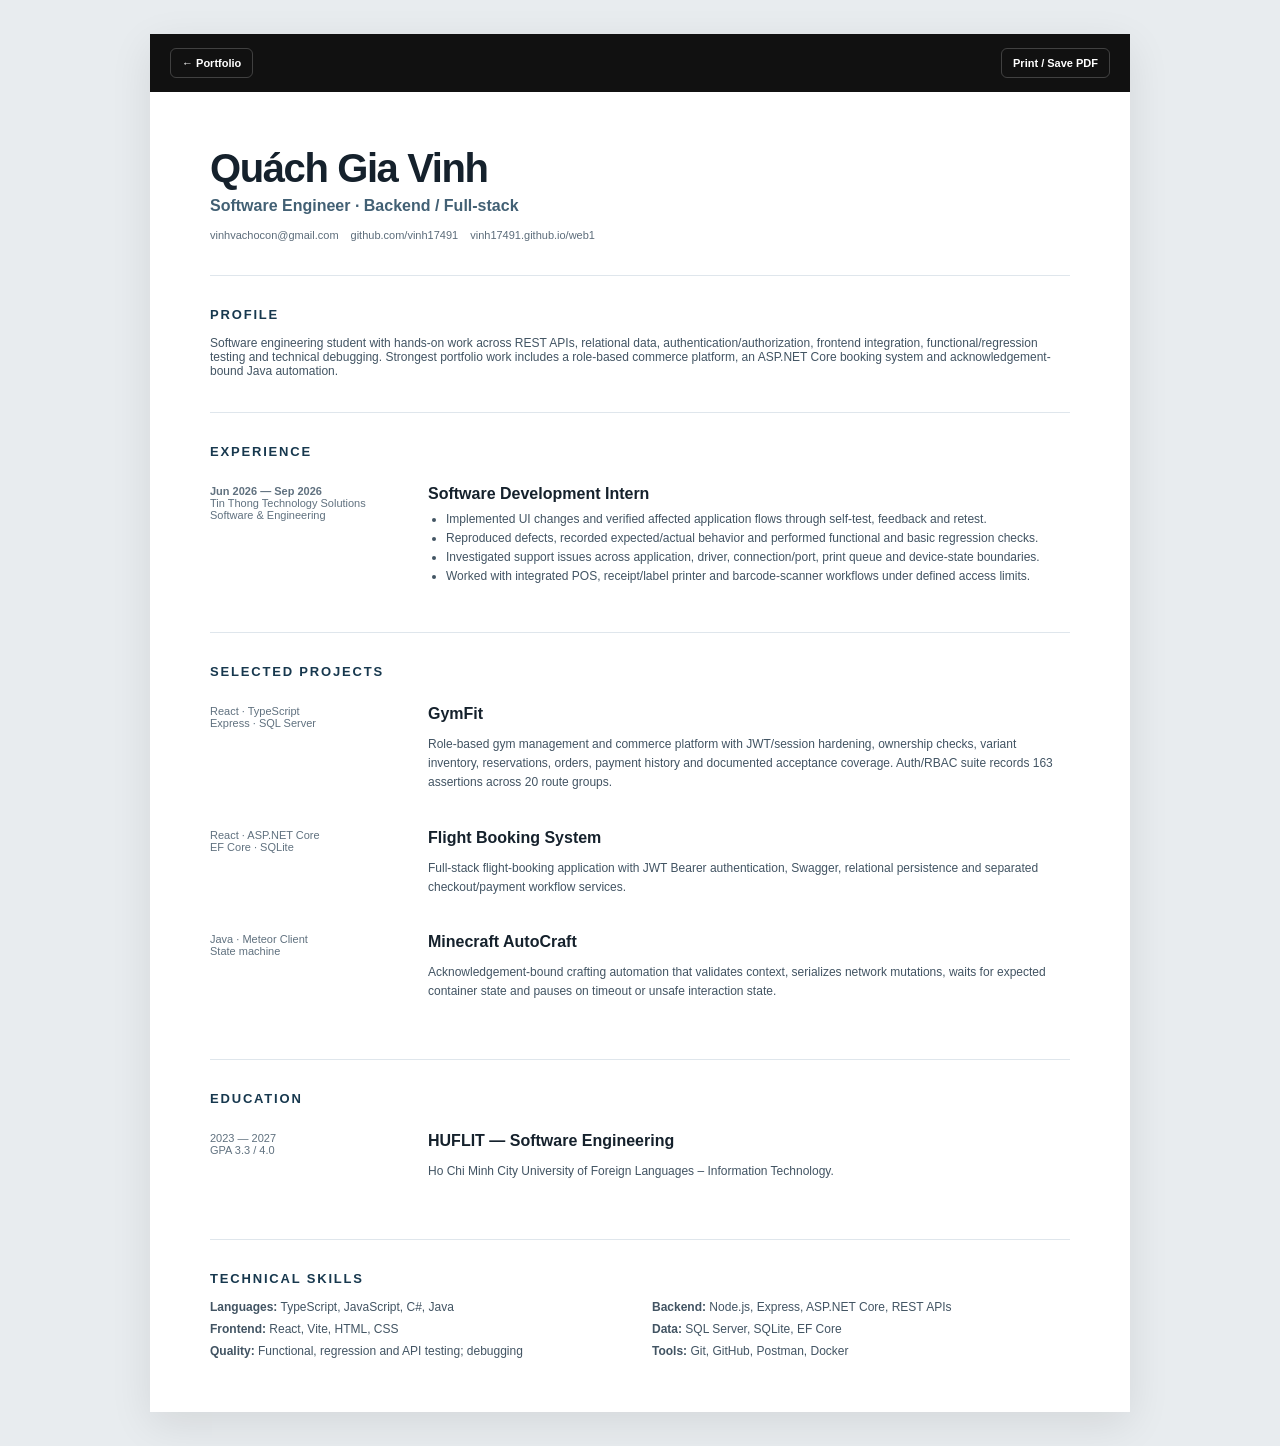
<file: resume.html>
<!doctype html>
<html lang="en">
<head>
  <meta charset="utf-8"><meta name="viewport" content="width=device-width, initial-scale=1">
  <title>Resume | Quách Gia Vinh</title>
  <meta name="description" content="Resume of Quách Gia Vinh, software engineering student and backend-focused software developer.">
  <meta name="robots" content="index,follow"><link rel="canonical" href="https://vinh17491.github.io/web1/resume.html">
  <link rel="stylesheet" href="styles.css">
</head>
<body class="resume-page">
  <div class="resume-wrap">
    <div class="resume-toolbar"><a href="index.html">← Portfolio</a><button type="button" data-print-resume>Print / Save PDF</button></div>
    <main class="resume-sheet">
      <header>
        <h1 class="resume-name">Quách Gia Vinh</h1>
        <p class="resume-role">Software Engineer · Backend / Full-stack</p>
        <div class="resume-contact">
          <a href="mailto:vinhvachocon@gmail.com">vinhvachocon@gmail.com</a>
          <a href="https://github.com/vinh17491" target="_blank" rel="noreferrer">github.com/vinh17491</a>
          <a href="https://vinh17491.github.io/web1/">vinh17491.github.io/web1</a>
        </div>
      </header>

      <section class="resume-section">
        <h2>Profile</h2>
        <p style="font-size:12px;color:#425463">Software engineering student with hands-on work across REST APIs, relational data, authentication/authorization, frontend integration, functional/regression testing and technical debugging. Strongest portfolio work includes a role-based commerce platform, an ASP.NET Core booking system and acknowledgement-bound Java automation.</p>
      </section>

      <section class="resume-section">
        <h2>Experience</h2>
        <article class="resume-item">
          <div class="meta"><strong>Jun 2026 — Sep 2026</strong><br>Tin Thong Technology Solutions<br>Software & Engineering</div>
          <div><h3>Software Development Intern</h3>
            <ul>
              <li>Implemented UI changes and verified affected application flows through self-test, feedback and retest.</li>
              <li>Reproduced defects, recorded expected/actual behavior and performed functional and basic regression checks.</li>
              <li>Investigated support issues across application, driver, connection/port, print queue and device-state boundaries.</li>
              <li>Worked with integrated POS, receipt/label printer and barcode-scanner workflows under defined access limits.</li>
            </ul>
          </div>
        </article>
      </section>

      <section class="resume-section">
        <h2>Selected Projects</h2>
        <article class="resume-item">
          <div class="meta">React · TypeScript<br>Express · SQL Server</div>
          <div><h3>GymFit</h3><p>Role-based gym management and commerce platform with JWT/session hardening, ownership checks, variant inventory, reservations, orders, payment history and documented acceptance coverage. Auth/RBAC suite records 163 assertions across 20 route groups.</p></div>
        </article>
        <article class="resume-item">
          <div class="meta">React · ASP.NET Core<br>EF Core · SQLite</div>
          <div><h3>Flight Booking System</h3><p>Full-stack flight-booking application with JWT Bearer authentication, Swagger, relational persistence and separated checkout/payment workflow services.</p></div>
        </article>
        <article class="resume-item">
          <div class="meta">Java · Meteor Client<br>State machine</div>
          <div><h3>Minecraft AutoCraft</h3><p>Acknowledgement-bound crafting automation that validates context, serializes network mutations, waits for expected container state and pauses on timeout or unsafe interaction state.</p></div>
        </article>
      </section>

      <section class="resume-section">
        <h2>Education</h2>
        <article class="resume-item">
          <div class="meta">2023 — 2027<br>GPA 3.3 / 4.0</div>
          <div><h3>HUFLIT — Software Engineering</h3><p>Ho Chi Minh City University of Foreign Languages – Information Technology.</p></div>
        </article>
      </section>

      <section class="resume-section">
        <h2>Technical Skills</h2>
        <div class="resume-skills">
          <p><strong>Languages:</strong> TypeScript, JavaScript, C#, Java</p>
          <p><strong>Backend:</strong> Node.js, Express, ASP.NET Core, REST APIs</p>
          <p><strong>Frontend:</strong> React, Vite, HTML, CSS</p>
          <p><strong>Data:</strong> SQL Server, SQLite, EF Core</p>
          <p><strong>Quality:</strong> Functional, regression and API testing; debugging</p>
          <p><strong>Tools:</strong> Git, GitHub, Postman, Docker</p>
        </div>
      </section>
    </main>
  </div>
  <script src="script.js"></script>
</body>
</html>
</file>
<file: styles.css>
:root{
  --black:#181818;
  --black2:#0f100e;
  --paper:#ecebea;
  --paper2:#f5f3ef;
  --ink:#181818;
  --white:#f7f7f2;
  --green:#516947;
  --lime:#bfd6a5;
  --line-dark:rgba(255,255,255,.18);
  --line-light:rgba(24,24,24,.18);
  --pad:clamp(18px,3vw,56px);
  --radius:18px;
}
*{box-sizing:border-box}
html{scroll-behavior:smooth}
body{margin:0;font-family:Arial,Helvetica,sans-serif;background:var(--black);color:var(--white);overflow-x:hidden}
a{color:inherit;text-decoration:none}
img,video{display:block;max-width:100%}
button{font:inherit}
::selection{background:var(--lime);color:var(--ink)}
.skip-link{position:fixed;left:12px;top:12px;z-index:9999;transform:translateY(-160%);background:white;color:black;padding:10px 14px;border-radius:8px;font-weight:800}
.skip-link:focus{transform:none}
.page-wipe{position:fixed;inset:0;z-index:998;background:var(--paper);transform:translateY(100%);pointer-events:none}
.page-wipe.is-leaving{animation:pageWipe .62s cubic-bezier(.76,0,.24,1) forwards}
@keyframes pageWipe{to{transform:translateY(0)}}

/* Cursor */
.site-cursor{position:fixed;left:0;top:0;width:66px;height:66px;margin:-33px 0 0 -33px;border-radius:50%;background:#fff;color:#111;z-index:999;pointer-events:none;display:grid;place-items:center;transform:translate3d(-100px,-100px,0) scale(.13);transition:transform .15s ease-out,background .2s,color .2s}
.site-cursor span{font-size:8px;font-weight:900;letter-spacing:.08em}
.site-cursor.active{transform:translate3d(var(--cx,-100px),var(--cy,-100px),0) scale(1)}

/* Header */
.play-header{position:fixed;top:0;left:0;right:0;height:80px;padding:0 var(--pad);z-index:100;display:grid;grid-template-columns:1fr auto;align-items:center;color:white;mix-blend-mode:difference}
.play-logo{width:max-content;display:flex;flex-direction:column;line-height:.82;font-size:17px;letter-spacing:-.055em}
.play-logo b{font-weight:900}.play-logo em{font-family:Georgia,serif;font-size:19px}
.play-nav{display:flex;gap:28px;font-size:11px;font-weight:800;text-transform:uppercase}
.play-menu{display:none;color:inherit;background:none;border:0;font-weight:800;text-transform:uppercase}

/* Floating hero */
.floating-hero{position:relative;height:100svh;min-height:720px;overflow:hidden;background:#1c1c1c;perspective:1400px}
.contour-map{position:absolute;inset:0;opacity:.17;background-image:url("data:image/svg+xml,%3Csvg xmlns='http://www.w3.org/2000/svg' width='420' height='260' viewBox='0 0 420 260'%3E%3Cg fill='none' stroke='%23ffffff' stroke-width='1'%3E%3Cpath d='M-10 57C33 31 59 72 96 47s73-14 101 10 64 23 92-6 79-13 141 14'/%3E%3Cpath d='M-22 105c49-28 91 24 132-9s63-7 95 22 73 21 109-11 70-10 126 23'/%3E%3Cpath d='M-17 166c39-37 88 7 126-23s74-13 105 17 69 36 112 0 77-21 113 7'/%3E%3Cpath d='M8 227c27-36 65-6 97-28s73-15 111 11 77 26 111-5 72-22 111 10'/%3E%3C/g%3E%3C/svg%3E");background-size:420px 260px}
.hero-heat{position:absolute;border-radius:50%;filter:blur(22px);opacity:.78;mix-blend-mode:screen}
.heat-a{width:280px;height:180px;background:#ff3d00;left:56%;top:10%;box-shadow:0 0 30px #00d9ff}
.heat-b{width:220px;height:150px;background:#ff3d00;left:66%;top:13%;box-shadow:0 0 30px #00d9ff}
.hero-word{position:absolute;top:-4.5vw;left:50%;transform:translateX(-50%);font-size:clamp(110px,18vw,320px);font-weight:900;letter-spacing:-.08em;line-height:.75;white-space:nowrap}
.hero-caption{position:absolute;left:var(--pad);bottom:28px;z-index:12;font-size:9px;font-weight:800;letter-spacing:.08em;text-transform:uppercase}
.hero-caption p{margin:8px 0 0;color:rgba(255,255,255,.55);font-weight:500;text-transform:none;letter-spacing:0}
.project-orbit{position:absolute;inset:80px 3vw 55px;transform-style:preserve-3d}
.orbit-card{position:absolute;overflow:hidden;background:#333;box-shadow:0 25px 70px rgba(0,0,0,.35);transform-style:preserve-3d;transition:filter .25s ease,box-shadow .25s ease;animation:floatCard 7s ease-in-out infinite alternate;will-change:transform}
.orbit-card img{width:100%;height:100%;object-fit:cover;transition:transform .5s ease,filter .4s ease}
.orbit-card::after{content:"";position:absolute;inset:0;background:linear-gradient(180deg,transparent 45%,rgba(0,0,0,.68))}
.orbit-card:hover{z-index:30!important;box-shadow:0 36px 100px rgba(0,0,0,.55)}
.orbit-card:hover img{transform:scale(1.05);filter:saturate(1.12)}
.orbit-gym{left:22%;top:3%;width:min(27vw,430px);height:min(46vw,610px);transform:translate3d(var(--px,0),var(--py,0),140px) rotate(-5deg)}
.orbit-flight{left:49%;top:34%;width:min(32vw,520px);height:min(23vw,360px);transform:translate3d(var(--px,0),var(--py,0),230px) rotate(5deg);animation-delay:-2s}
.orbit-minecraft{left:67%;top:8%;width:min(23vw,350px);height:min(39vw,500px);transform:translate3d(var(--px,0),var(--py,0),70px) rotate(11deg);animation-delay:-4s}
.orbit-minecraft img{object-fit:cover;background:#12200f}
@keyframes floatCard{0%{margin-top:-8px}100%{margin-top:10px}}
.orbit-index{position:absolute;top:12px;left:14px;z-index:3;font-size:9px;font-weight:900}
.orbit-label{position:absolute;left:16px;right:16px;bottom:14px;z-index:3;display:flex;justify-content:space-between;align-items:end;gap:12px}
.orbit-label b{font-size:clamp(18px,2.3vw,34px);letter-spacing:-.04em}.orbit-label small{font-size:8px;text-transform:uppercase;text-align:right}
.scroll-cue{position:absolute;right:var(--pad);bottom:24px;z-index:20;display:flex;gap:35px;align-items:center;font-size:10px;text-transform:uppercase;font-weight:800}.scroll-cue i{font-style:normal;font-size:24px}

/* Light section base */
.light-section{background:var(--paper);color:var(--ink)}
.eyebrow{font-size:10px;font-weight:900;letter-spacing:.08em;text-transform:uppercase}

/* Intro */
.intro-section{min-height:96svh;padding:110px var(--pad) 80px;display:grid;grid-template-columns:.25fr 1.2fr .45fr;gap:40px;align-items:start}
.intro-section>.eyebrow{grid-column:1}
.intro-section h1{grid-column:2;margin:0;font-size:clamp(58px,8vw,136px);line-height:.9;letter-spacing:-.072em;font-weight:900;text-transform:uppercase}
.intro-section h1 em{font-family:Georgia,serif;font-weight:400;text-transform:none}
.intro-note{grid-column:3;align-self:end;border-top:1px solid var(--line-light);padding-top:12px}.intro-note span{font-size:9px;font-weight:900}.intro-note p{font-size:14px;line-height:1.5}

/* Impressive */
.impressive-section{position:relative;padding:0 var(--pad) 80px;min-height:100svh;overflow:hidden}
.impressive-title{font-size:clamp(90px,15vw,250px);line-height:.72;letter-spacing:-.08em;font-weight:900;text-transform:uppercase;transform:translateY(-.07em);white-space:nowrap}
.impressive-intro{display:grid;grid-template-columns:1fr 1fr;gap:40px;max-width:760px;margin:55px auto 65px}.impressive-intro span{font-size:9px;font-weight:900}.impressive-intro p{margin:0;font-size:13px;line-height:1.5}
.impressive-cards{display:flex;gap:8px;height:min(63vh,620px)}
.impressive-card{position:relative;flex:1;min-width:0;overflow:hidden;border-radius:18px;background:#222;transition:flex .65s cubic-bezier(.22,1,.36,1);outline:none}
.impressive-card img{position:absolute;inset:0;width:100%;height:100%;object-fit:cover;filter:blur(14px) brightness(.55) saturate(.8);transform:scale(1.08);transition:filter .65s ease,transform .8s cubic-bezier(.22,1,.36,1)}
.impressive-card:nth-child(3) img{object-fit:cover}
.impressive-blur{position:absolute;inset:0;background:linear-gradient(180deg,rgba(0,0,0,.06),rgba(0,0,0,.55));transition:opacity .5s}
.impressive-card>h2{position:absolute;z-index:2;left:50%;top:50%;transform:translate(-50%,-50%);margin:0;color:white;text-align:center;width:90%;font-size:clamp(25px,2.8vw,46px);line-height:.9;letter-spacing:-.05em;font-weight:900;text-transform:uppercase;transition:opacity .35s ease,transform .5s ease}
.impressive-content{position:absolute;z-index:3;left:22px;right:22px;bottom:18px;color:white;opacity:0;transform:translateY(24px);transition:opacity .4s .12s,transform .5s .1s}
.impressive-content>span{font-size:9px;font-weight:900;letter-spacing:.08em}.impressive-content p{font-size:13px;line-height:1.45;max-width:650px}.impressive-content ul{padding-left:18px;font-size:11px;line-height:1.5}
.impressive-card:hover,.impressive-card:focus-visible,.impressive-card.is-active{flex:2.05}
.impressive-card:hover img,.impressive-card:focus-visible img,.impressive-card.is-active img{filter:blur(0) brightness(.72) saturate(1);transform:scale(1)}
.impressive-card:hover>h2,.impressive-card:focus-visible>h2,.impressive-card.is-active>h2{opacity:0;transform:translate(-50%,-45%) scale(.94)}
.impressive-card:hover .impressive-content,.impressive-card:focus-visible .impressive-content,.impressive-card.is-active .impressive-content{opacity:1;transform:none}

/* Work */
.work-section{padding:115px var(--pad);background:var(--black)}
.work-heading{display:grid;grid-template-columns:.35fr 1fr;gap:45px;margin-bottom:65px}.work-heading>span{font-size:9px;font-weight:900}.work-heading h2{margin:0;font-size:clamp(72px,11vw,190px);line-height:.7;letter-spacing:-.08em}
.work-feature{position:relative;display:block;min-height:88svh;overflow:hidden;background:#222;margin-bottom:12px}
.work-pair{display:grid;grid-template-columns:1fr 1fr;gap:12px}.work-pair .work-feature{min-height:78svh;margin:0}
.work-media{position:absolute;inset:0}.work-media img,.work-media video{width:100%;height:100%;object-fit:cover;transition:transform 1s cubic-bezier(.22,1,.36,1);transform:scale(1.02)}.work-feature:hover .work-media img,.work-feature:hover .work-media video{transform:scale(1.065)}
.minecraft-media{background:#14200f}.minecraft-media img{object-fit:cover}
.work-feature::after{content:"";position:absolute;inset:0;background:linear-gradient(180deg,rgba(0,0,0,.05),rgba(0,0,0,.72));z-index:1}
.work-overlay{position:absolute;inset:0;z-index:2;padding:20px;display:flex;flex-direction:column;justify-content:flex-end}.work-overlay>span{position:absolute;top:18px;left:20px;font-size:9px;font-weight:900}.work-overlay h3{margin:0;font-size:clamp(45px,6vw,98px);line-height:.85;letter-spacing:-.065em;max-width:1000px}.work-overlay p{font-size:10px;text-transform:uppercase;font-weight:800;margin-top:12px}

/* About */
.about-section{padding:115px var(--pad)}.about-head{display:grid;grid-template-columns:.4fr 1fr;gap:40px;margin-bottom:70px}.about-head>span{font-size:9px;font-weight:900}.about-head h2{margin:0;font-size:clamp(76px,11vw,180px);line-height:.7;letter-spacing:-.08em}
.about-layout{display:grid;grid-template-columns:1fr 1fr;gap:65px;align-items:start}.about-media{position:sticky;top:90px;height:calc(100svh - 130px);overflow:hidden}.about-media video,.about-media img{width:100%;height:100%;object-fit:cover}
.about-copy article{min-height:48vh;border-top:1px solid var(--line-light);padding:14px 0 45px}.about-copy article>span{font-size:9px;font-weight:900}.about-copy h3{font-size:clamp(38px,4vw,64px);line-height:.94;letter-spacing:-.05em;margin:70px 0 18px}.about-copy p{font-size:14px;line-height:1.5;max-width:580px}

/* Range */
.range-section{padding:115px var(--pad);background:var(--black)}.range-head{display:grid;grid-template-columns:.35fr 1fr;gap:45px;margin-bottom:70px}.range-head>span{font-size:9px;font-weight:900}.range-head h2{margin:0;font-size:clamp(75px,11vw,180px);line-height:.7;letter-spacing:-.08em}
.range-list{border-top:1px solid var(--line-dark)}.range-list article{display:grid;grid-template-columns:60px .7fr 1fr 40px;gap:25px;align-items:center;min-height:145px;border-bottom:1px solid var(--line-dark);padding:0 12px;transition:.25s}.range-list article:hover{background:var(--paper);color:var(--ink)}.range-list b{font-size:9px}.range-list h3{font-size:clamp(30px,4vw,58px);letter-spacing:-.05em;text-transform:uppercase;margin:0}.range-list p{font-size:12px;color:rgba(255,255,255,.58);transition:.25s}.range-list article:hover p{color:rgba(24,24,24,.62)}.range-list i{font-style:normal;font-size:25px;text-align:right}

/* Proof */
.proof-section{display:grid;grid-template-columns:1fr 1fr;min-height:100svh}.proof-section>img{width:100%;height:100%;object-fit:cover;min-height:100svh}.proof-copy{padding:100px var(--pad);display:flex;flex-direction:column;justify-content:center}.proof-copy>span{font-size:9px;font-weight:900}.proof-copy h2{font-size:clamp(52px,6vw,100px);line-height:.84;letter-spacing:-.065em;margin:35px 0 50px}.proof-grid{display:grid;grid-template-columns:1fr 1fr;border-top:1px solid var(--line-light)}.proof-grid div{padding:17px 0;border-bottom:1px solid var(--line-light)}.proof-grid div:nth-child(odd){border-right:1px solid var(--line-light);padding-right:18px}.proof-grid div:nth-child(even){padding-left:18px}.proof-grid b{display:block;font-size:clamp(34px,4vw,58px)}.proof-grid small{font-size:9px;text-transform:uppercase;font-weight:800}

/* Identity */
.identity-section{padding:110px var(--pad) 80px;background:#5b734f}.identity-section h2{margin:0;font-size:clamp(95px,17vw,270px);line-height:.68;letter-spacing:-.09em}.identity-section h2 span{display:block}.identity-section h2 span:last-child{text-align:right}.identity-info{display:grid;grid-template-columns:repeat(3,1fr);gap:30px;border-top:1px solid rgba(255,255,255,.38);margin-top:70px;padding-top:16px}.identity-info p{font-size:12px;line-height:1.5}.identity-info b{font-size:9px;color:rgba(255,255,255,.55)}

/* Contact/footer */
.contact-section{padding:120px var(--pad);display:grid;grid-template-columns:1.2fr .45fr;gap:60px;align-items:end;min-height:92svh}.contact-section span{font-size:9px;font-weight:900}.contact-section h2{margin:28px 0 0;font-size:clamp(70px,10.5vw,170px);line-height:.7;letter-spacing:-.08em}.contact-section>div:last-child p{font-size:14px;line-height:1.5;margin-bottom:45px}.contact-section>div:last-child a{display:flex;justify-content:space-between;border-top:1px solid var(--line-light);border-bottom:1px solid var(--line-light);padding:18px 0;font-size:11px;font-weight:900;text-transform:uppercase}.contact-section i{font-style:normal;font-size:22px}
.portfolio-footer{display:grid;grid-template-columns:1fr 1fr 1fr;padding:22px var(--pad);font-size:8px;font-weight:800;text-transform:uppercase;border-top:1px solid var(--line-dark)}.portfolio-footer span:nth-child(2){text-align:center}.portfolio-footer a{text-align:right}

/* reveal */
.reveal-up{opacity:0;transform:translateY(35px);transition:opacity .75s cubic-bezier(.22,1,.36,1),transform .75s cubic-bezier(.22,1,.36,1)}.reveal-up.visible{opacity:1;transform:none}
.media-clip{clip-path:inset(0 0 100% 0);transition:clip-path .95s cubic-bezier(.76,0,.24,1)}.media-clip.visible{clip-path:inset(0)}

/* CASE STUDIES */
.case-page{background:var(--paper);color:var(--ink)}
.case-page .play-header{mix-blend-mode:difference}
.case-hero-new{position:relative;min-height:100svh;background:#111;color:white;overflow:hidden;display:flex;align-items:flex-end;padding:0 var(--pad) 48px}
.case-hero-new>.case-bg{position:absolute;inset:0}.case-hero-new>.case-bg img,.case-hero-new>.case-bg video{width:100%;height:100%;object-fit:cover}.case-hero-new::after{content:"";position:absolute;inset:0;background:linear-gradient(180deg,rgba(0,0,0,.12),rgba(0,0,0,.65));z-index:1}
.case-hero-copy{position:relative;z-index:2;width:100%}.case-hero-copy>span{font-size:9px;font-weight:900}.case-hero-copy h1{margin:18px 0 0;font-size:clamp(70px,12vw,205px);line-height:.72;letter-spacing:-.085em}.case-hero-copy p{max-width:760px;font-size:14px;line-height:1.5}.case-hero-meta{display:grid;grid-template-columns:repeat(4,1fr);border-top:1px solid rgba(255,255,255,.5);margin-top:35px;padding-top:14px;gap:20px}.case-hero-meta small{display:block;font-size:8px;text-transform:uppercase;color:rgba(255,255,255,.55)}.case-hero-meta b{font-size:11px}
.case-section-new{padding:100px var(--pad);border-bottom:1px solid var(--line-light)}.case-section-new.dark{background:var(--black);color:white;border-color:var(--line-dark)}.case-two-col{display:grid;grid-template-columns:.45fr 1fr;gap:65px}.case-two-col>div:first-child span{font-size:9px;font-weight:900}.case-two-col h2{margin:15px 0 0;font-size:clamp(45px,6vw,94px);line-height:.88;letter-spacing:-.06em}.case-body{font-size:14px;line-height:1.55}.case-body p{max-width:780px}.case-media-wide{height:min(72vh,720px);margin-top:42px;overflow:hidden;background:#222}.case-media-wide img,.case-media-wide video{width:100%;height:100%;object-fit:cover}.case-metrics{display:grid;grid-template-columns:repeat(4,1fr);gap:8px;margin-top:35px}.case-metrics div{border:1px solid currentColor;padding:18px;min-height:110px}.case-metrics b{display:block;font-size:30px}.case-metrics span{font-size:9px;text-transform:uppercase}
.case-cards-new{display:grid;grid-template-columns:1fr 1fr;gap:10px;margin-top:30px}.case-cards-new article{border:1px solid currentColor;padding:22px;min-height:185px}.case-cards-new span{font-size:8px;font-weight:900}.case-cards-new h3{font-size:23px;margin:45px 0 10px}.case-cards-new p{font-size:12px;line-height:1.5;margin:0}.case-code{margin-top:30px;padding:22px;background:#0c0e0b;color:#cde9b1;font:12px/1.7 ui-monospace,SFMono-Regular,Menlo,monospace;white-space:pre-wrap;overflow:auto}.case-source-list{margin-top:35px;border-top:1px solid currentColor}.case-source-list a{display:flex;justify-content:space-between;padding:16px 0;border-bottom:1px solid currentColor;font-size:11px;font-weight:800;text-transform:uppercase}.case-footer{display:flex;justify-content:space-between;padding:24px var(--pad);font-size:9px;background:var(--black);color:white}

/* RESUME */
.resume-page{background:#e8ecef;color:#15212c;font-family:Arial,Helvetica,sans-serif}.resume-wrap{width:min(980px,calc(100% - 30px));margin:34px auto;background:white;box-shadow:0 12px 40px rgba(0,0,0,.09)}.resume-toolbar{display:flex;justify-content:space-between;align-items:center;padding:14px 20px;background:#111;color:white}.resume-toolbar a,.resume-toolbar button{color:white;background:transparent;border:1px solid rgba(255,255,255,.2);border-radius:6px;padding:8px 11px;font-size:11px;font-weight:700;cursor:pointer}.resume-sheet{padding:54px 60px}.resume-name{margin:0;font-size:40px;letter-spacing:-.035em}.resume-role{margin:6px 0 0;color:#426074;font-weight:700}.resume-contact{display:flex;flex-wrap:wrap;gap:12px;margin-top:14px;color:#5c6c7a;font-size:11px}.resume-section{margin-top:34px;border-top:1px solid #dfe6ec;padding-top:20px}.resume-section h2{font-size:13px;letter-spacing:.14em;text-transform:uppercase;color:#17384e;margin-bottom:14px}.resume-item{display:grid;grid-template-columns:190px 1fr;gap:28px;padding:12px 0}.resume-item .meta{font-size:11px;color:#60717f}.resume-item h3{font-size:16px;margin:0 0 5px}.resume-item p,.resume-item li{font-size:12px;line-height:1.6;color:#425463}.resume-item ul{margin:7px 0 0;padding-left:18px}.resume-skills{display:grid;grid-template-columns:repeat(2,1fr);gap:8px 24px}.resume-skills p{margin:0;font-size:12px;color:#425463}

/* Responsive */
@media(max-width:980px){
  body{cursor:auto}.site-cursor{display:none}
  .play-header{height:68px;background:rgba(24,24,24,.88);mix-blend-mode:normal;backdrop-filter:blur(12px)}
  .play-nav{display:none;position:absolute;top:68px;left:0;right:0;padding:22px var(--pad);background:#181818;flex-direction:column;align-items:flex-start}.play-nav.open{display:flex}.play-menu{display:block;justify-self:end}
  .floating-hero{min-height:760px}.hero-word{top:1vw}.project-orbit{inset:90px 10px 70px}
  .orbit-gym{left:8%;top:10%;width:36vw;height:56vw}.orbit-flight{left:35%;top:42%;width:44vw;height:31vw}.orbit-minecraft{left:66%;top:13%;width:27vw;height:46vw}
  .intro-section{grid-template-columns:1fr;gap:28px}.intro-section>.eyebrow,.intro-section h1,.intro-note{grid-column:auto}
  .impressive-intro{margin-left:0}.work-heading,.about-head,.range-head{grid-template-columns:1fr}.work-pair{grid-template-columns:1fr}.work-pair .work-feature{min-height:70svh}
  .about-layout{grid-template-columns:1fr;gap:35px}.about-media{position:relative;top:auto;height:65svh}.about-copy article{min-height:auto;padding:45px 0}
  .range-list article{grid-template-columns:44px 1fr 35px;padding:22px 8px}.range-list article p{grid-column:2}.range-list i{grid-column:3;grid-row:1}
  .proof-section{grid-template-columns:1fr}.proof-section>img{min-height:65svh;height:65svh}.contact-section{grid-template-columns:1fr;min-height:auto}
  .case-two-col{grid-template-columns:1fr;gap:30px}.case-hero-meta{grid-template-columns:1fr 1fr}.case-metrics{grid-template-columns:1fr 1fr}
}
@media(max-width:720px){
  :root{--pad:16px}
  .floating-hero{height:100svh;min-height:700px}.hero-word{font-size:29vw;top:7vw}.hero-caption{bottom:58px}
  .project-orbit{inset:90px 0 70px}.orbit-gym{left:5%;top:15%;width:48vw;height:67vw}.orbit-flight{left:28%;top:48%;width:62vw;height:39vw}.orbit-minecraft{left:68%;top:17%;width:29vw;height:50vw}
  .orbit-label small{display:none}.scroll-cue{right:16px}
  .intro-section{padding-top:85px;min-height:auto}.intro-section h1{font-size:15vw}
  .impressive-section{padding-left:10px;padding-right:10px}.impressive-title{font-size:22vw}.impressive-intro{grid-template-columns:1fr;margin:35px 6px 40px}
  .impressive-cards{height:auto;display:grid;grid-template-columns:1fr;gap:8px}.impressive-card{height:58svh;flex:none}.impressive-card:hover,.impressive-card:focus-visible,.impressive-card.is-active{flex:none}
  .work-section,.about-section,.range-section{padding-top:82px;padding-bottom:82px}.work-heading h2,.range-head h2,.about-head h2{font-size:20vw}.work-feature{min-height:68svh}.work-overlay h3{font-size:11vw}
  .identity-section h2{font-size:24vw}.identity-section h2 span:last-child{text-align:left}.identity-info{grid-template-columns:1fr;gap:12px}
  .proof-copy{padding:70px 16px}.proof-grid{grid-template-columns:1fr}.proof-grid div,.proof-grid div:nth-child(odd),.proof-grid div:nth-child(even){border-right:0;padding:15px 0}
  .contact-section{padding-top:82px;padding-bottom:82px}.contact-section h2{font-size:19vw}.portfolio-footer{grid-template-columns:1fr;gap:7px}.portfolio-footer span:nth-child(2),.portfolio-footer a{text-align:left}
  .case-hero-copy h1{font-size:19vw}.case-hero-meta{grid-template-columns:1fr 1fr}.case-section-new{padding:72px 16px}.case-metrics,.case-cards-new{grid-template-columns:1fr}.case-media-wide{height:55svh}
  .resume-wrap{width:100%;margin:0;box-shadow:none}.resume-sheet{padding:34px 24px}.resume-item{grid-template-columns:1fr;gap:6px}.resume-skills{grid-template-columns:1fr}
}
@media print{.resume-page{background:white}.resume-toolbar{display:none}.resume-wrap{width:100%;margin:0;box-shadow:none}.resume-sheet{padding:0}.resume-section{break-inside:avoid}}
@media(prefers-reduced-motion:reduce){*{scroll-behavior:auto!important;animation:none!important;transition:none!important}.reveal-up{opacity:1;transform:none}.media-clip{clip-path:none}}


/* ===== Final media + interaction polish ===== */
.hero-nature-video{
  position:absolute;inset:0;z-index:0;overflow:hidden;background:#101510;
}
.hero-nature-video video{
  width:100%;height:100%;object-fit:cover;
  filter:saturate(.72) contrast(1.06) brightness(.62);
  transform:scale(1.04);
}
.floating-hero::before{
  content:"";position:absolute;inset:0;z-index:1;pointer-events:none;
  background:
    linear-gradient(180deg,rgba(10,12,9,.42),rgba(12,14,11,.12) 36%,rgba(14,14,13,.66)),
    radial-gradient(circle at 50% 42%,transparent 0 28%,rgba(8,9,8,.38) 84%);
}
.floating-hero .contour-map{z-index:2;mix-blend-mode:screen;opacity:.12}
.floating-hero .hero-heat{z-index:2;opacity:.2}
.floating-hero .hero-word{z-index:3;text-shadow:0 8px 38px rgba(0,0,0,.22)}
.floating-hero .project-orbit{z-index:5}
.orbit-card{border:1px solid rgba(255,255,255,.12);backdrop-filter:blur(2px)}
.orbit-gym img{object-position:50% 34%}
.orbit-flight img{object-position:center}
.orbit-minecraft{
  left:68%;top:15%;width:min(27vw,430px);height:min(20vw,300px);
}
.orbit-minecraft img{object-position:center}

.impressive-cards{
  display:flex!important;gap:7px!important;align-items:stretch;overflow:hidden;
}
.impressive-card{
  position:relative;flex:1 1 0;min-width:0;overflow:hidden;border-radius:18px;
  isolation:isolate;transition:flex .72s cubic-bezier(.76,0,.24,1),transform .72s cubic-bezier(.22,1,.36,1);
}
.impressive-card img{
  position:absolute;inset:-3%;width:106%;height:106%;object-fit:cover;
  filter:blur(13px) saturate(.58) brightness(.63);
  transform:scale(1.08);
  transition:filter .7s cubic-bezier(.22,1,.36,1),transform 1s cubic-bezier(.22,1,.36,1);
}
.impressive-card::after{
  content:"";position:absolute;inset:0;z-index:1;pointer-events:none;
  background:linear-gradient(180deg,rgba(0,0,0,.06),rgba(0,0,0,.16) 45%,rgba(0,0,0,.74));
  transition:background .6s ease;
}
.impressive-card>h2{
  position:absolute;inset:0;z-index:3;display:grid;place-items:center;
  margin:0!important;padding:28px;text-align:center;color:#fff;
  font-size:clamp(24px,2.2vw,40px)!important;line-height:.95!important;
  transition:opacity .35s ease,transform .55s cubic-bezier(.22,1,.36,1);
}
.impressive-content{
  position:absolute;left:22px;right:22px;bottom:20px;z-index:3;color:#fff;
  opacity:0;transform:translateY(22px);
  transition:opacity .35s ease .13s,transform .62s cubic-bezier(.22,1,.36,1) .08s;
}
.impressive-content>span{font-size:9px;font-weight:900;letter-spacing:.08em}
.impressive-content p{max-width:760px;font-size:13px;line-height:1.42;margin:10px 0}
.impressive-content ul{margin:10px 0 0;padding-left:18px;font-size:11px;line-height:1.55}
.impressive-card:hover,
.impressive-card:focus-visible,
.impressive-card.is-active{flex:2.15 1 0;outline:none}
.impressive-card:hover img,
.impressive-card:focus-visible img,
.impressive-card.is-active img{filter:blur(0) saturate(.92) brightness(.82);transform:scale(1.01)}
.impressive-card:hover>h2,
.impressive-card:focus-visible>h2,
.impressive-card.is-active>h2{opacity:0;transform:translateY(-16px)}
.impressive-card:hover .impressive-content,
.impressive-card:focus-visible .impressive-content,
.impressive-card.is-active .impressive-content{opacity:1;transform:none}
.impressive-cards:has(.impressive-card:hover) .impressive-card:not(:hover){flex:.78 1 0}
.impressive-cards:has(.impressive-card:focus-visible) .impressive-card:not(:focus-visible){flex:.78 1 0}

.work-media img,.about-media video,.proof-section>img{
  transition:transform 1.1s cubic-bezier(.22,1,.36,1),filter .6s ease;
}
.work-feature:hover .work-media img{transform:scale(1.045);filter:saturate(1.06)}
.about-media video{filter:saturate(.78) contrast(1.03)}
.proof-section>img{filter:saturate(.76) contrast(1.04)}

@media(max-width:720px){
  .hero-nature-video video{filter:saturate(.72) contrast(1.04) brightness(.55)}
  .orbit-minecraft{left:53%;top:27%;width:43vw;height:30vw}
  .impressive-cards{display:grid!important;grid-template-columns:1fr!important;gap:8px!important}
  .impressive-card{height:58svh!important;min-height:410px;flex:none!important}
  .impressive-card img{filter:blur(9px) saturate(.62) brightness(.62)}
  .impressive-card.is-active img{filter:blur(0) saturate(.9) brightness(.8)}
}
</file>
